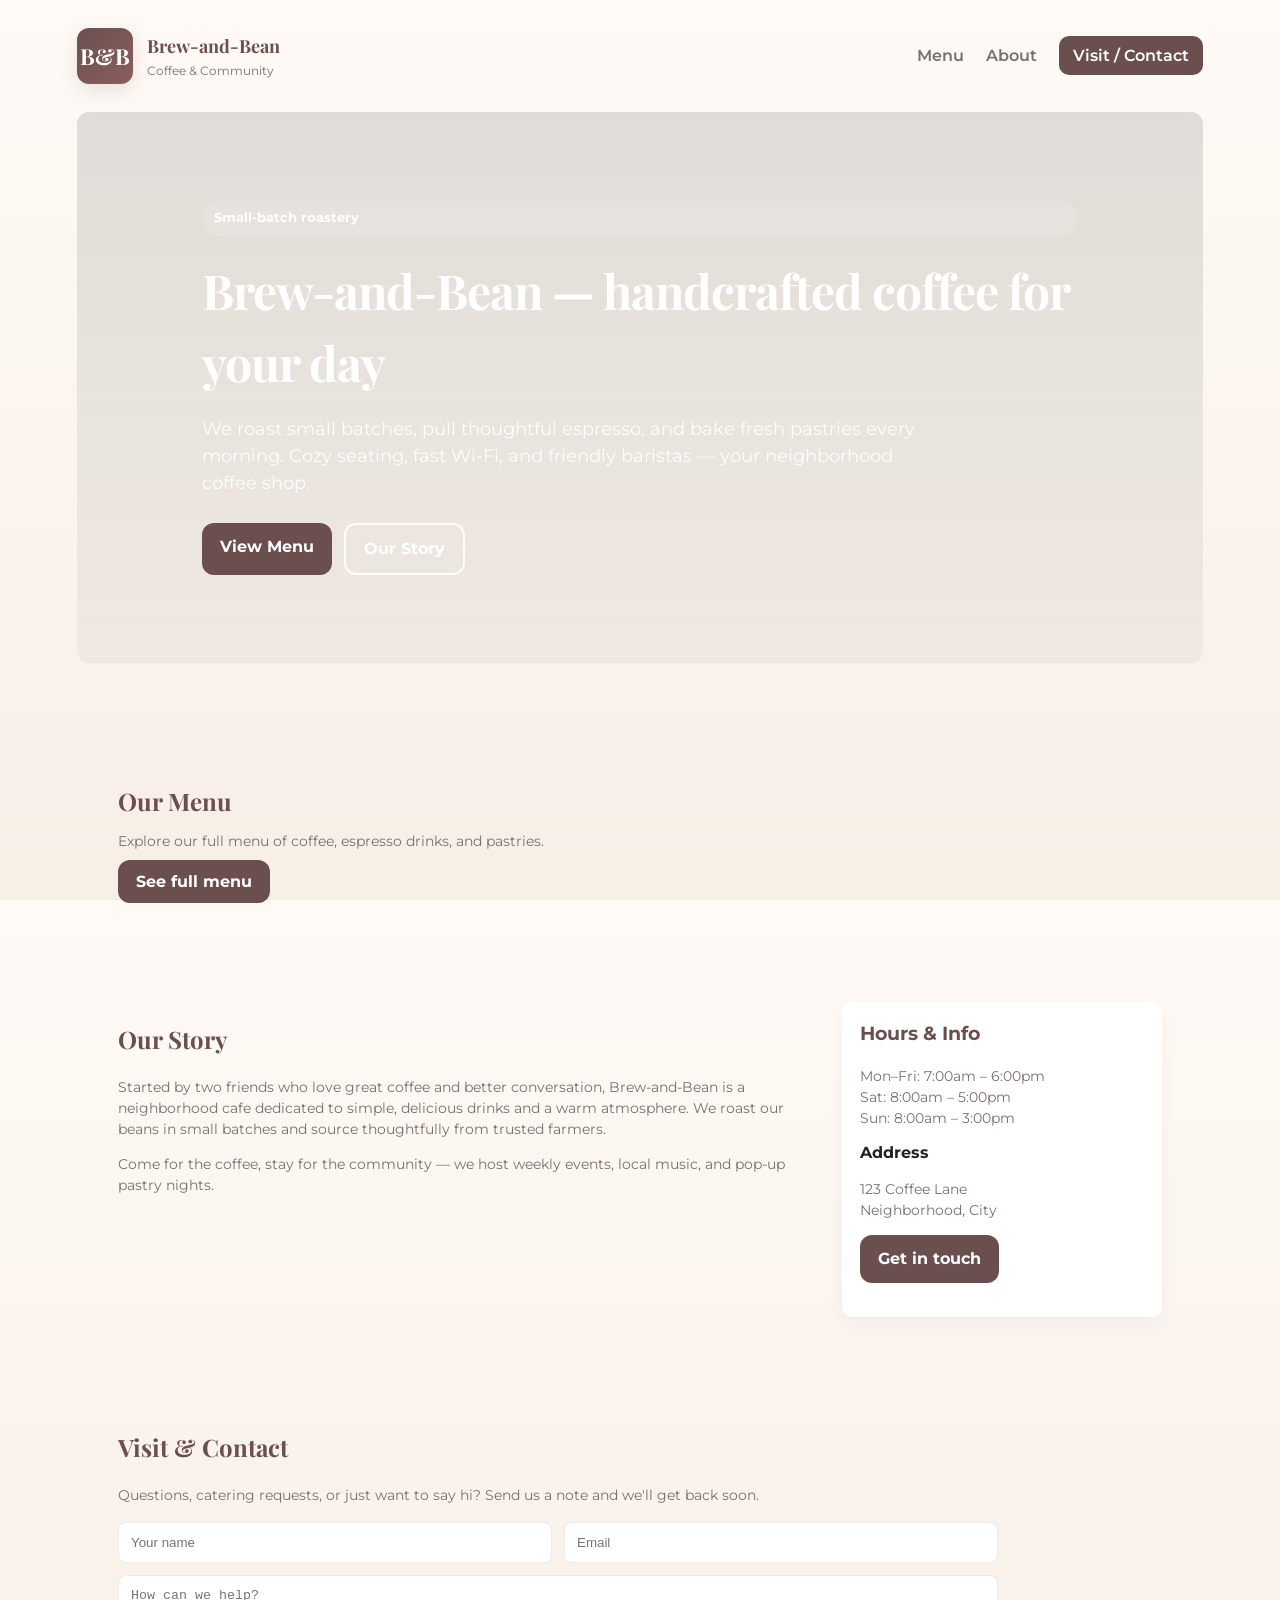
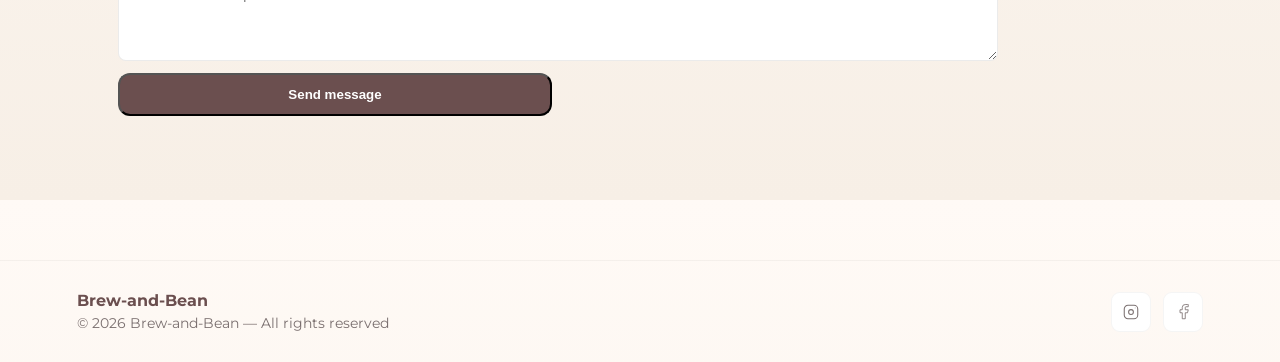
<file: index.html>
<!doctype html>
<html lang="en">
	<head>
		<meta charset="utf-8" />
		<meta name="viewport" content="width=device-width, initial-scale=1" />
		<title>Brew-and-Bean — Coffee & Community</title>
		<link href="https://fonts.googleapis.com/css2?family=Montserrat:wght@400;700&family=Playfair+Display:wght@600;700&display=swap" rel="stylesheet">
		<meta name="description" content="Brew-and-Bean — small-batch coffee, cozy space, friendly faces. Visit our cafe for expertly roasted coffee and fresh pastries." />
		<link rel="stylesheet" href="css/styles.css">
	</head>
	<body>
		<header>
			<a class="brand" href="#">
				<div class="logo">B&amp;B</div>
				<div>
					<div style="font-family:'Playfair Display',serif;font-size:18px;color:var(--accent);font-weight:700">Brew-and-Bean</div>
					<div style="font-size:12px;color:var(--muted);margin-top:2px">Coffee & Community</div>
				</div>
			</a>
					<nav>
						<a href="menu.html">Menu</a>
						<a href="#about">About</a>
						<a href="#contact" class="cta">Visit / Contact</a>
					</nav>
		</header>

		<section class="hero" aria-label="Hero — Brew-and-Bean">
			<div class="hero-inner">
				<span class="eyebrow">Small-batch roastery</span>
				<h1>Brew-and-Bean — handcrafted coffee for your day</h1>
				<p class="lead">We roast small batches, pull thoughtful espresso, and bake fresh pastries every morning. Cozy seating, fast Wi‑Fi, and friendly baristas — your neighborhood coffee shop.</p>
						<div class="hero-cta">
							<a class="btn" href="menu.html">View Menu</a>
							<a class="btn alt" href="#about">Our Story</a>
						</div>
			</div>
		</section>

		<main>
					<section class="section" aria-labelledby="menu-teaser">
						<h2 id="menu-teaser" style="margin:0 0 12px;font-family:'Playfair Display',serif;color:var(--accent)">Our Menu</h2>
						<p class="muted" style="margin:0 0 18px">Explore our full menu of coffee, espresso drinks, and pastries.</p>
						<p style="margin-top:8px"><a class="btn" href="menu.html">See full menu</a></p>
					</section>

			<section id="about" class="section" aria-labelledby="about-heading">
				<div class="about">
					<div>
						<h2 id="about-heading" style="font-family:'Playfair Display',serif;color:var(--accent)">Our Story</h2>
						<p class="muted">Started by two friends who love great coffee and better conversation, Brew-and-Bean is a neighborhood cafe dedicated to simple, delicious drinks and a warm atmosphere. We roast our beans in small batches and source thoughtfully from trusted farmers.</p>
						<p class="muted">Come for the coffee, stay for the community — we host weekly events, local music, and pop-up pastry nights.</p>
					</div>

					<aside class="hours">
						<h3 style="margin-top:0;color:var(--accent)">Hours & Info</h3>
						<p class="muted" style="margin:6px 0">Mon–Fri: 7:00am – 6:00pm<br>Sat: 8:00am – 5:00pm<br>Sun: 8:00am – 3:00pm</p>
						<p style="margin:12px 0 6px;font-weight:700">Address</p>
						<p class="muted">123 Coffee Lane<br>Neighborhood, City</p>
						<p style="margin-top:12px"><a href="#contact" class="btn" style="display:inline-block">Get in touch</a></p>
					</aside>
				</div>
			</section>

			<section id="contact" class="section" aria-labelledby="contact-heading">
				<h2 id="contact-heading" style="font-family:'Playfair Display',serif;color:var(--accent)">Visit & Contact</h2>
				<p class="muted">Questions, catering requests, or just want to say hi? Send us a note and we'll get back soon.</p>

				<form style="margin-top:16px;display:grid;grid-template-columns:1fr 1fr;gap:12px;max-width:880px" onsubmit="handleForm(event)">
					<input type="text" name="name" placeholder="Your name" required style="padding:12px;border-radius:8px;border:1px solid rgba(0,0,0,0.08)" />
					<input type="email" name="email" placeholder="Email" required style="padding:12px;border-radius:8px;border:1px solid rgba(0,0,0,0.08)" />
					<textarea name="message" placeholder="How can we help?" rows="4" style="grid-column:1/-1;padding:12px;border-radius:8px;border:1px solid rgba(0,0,0,0.08)"></textarea>
					<button class="btn" type="submit">Send message</button>
				</form>
			</section>
		</main>

		<footer>
			<div style="display:flex;flex-direction:column">
				<strong style="color:var(--accent)">Brew-and-Bean</strong>
				<small class="muted">© <span id="year"></span> Brew-and-Bean — All rights reserved</small>
			</div>

			<div style="display:flex;align-items:center;gap:16px">
				<div class="socials">
					<a href="#" aria-label="Instagram">
						<svg width="18" height="18" viewBox="0 0 24 24" fill="none" xmlns="http://www.w3.org/2000/svg"><rect x="3" y="3" width="18" height="18" rx="5" stroke="currentColor" stroke-width="1.4"/><circle cx="12" cy="12" r="3.2" stroke="currentColor" stroke-width="1.4"/><circle cx="17.5" cy="6.5" r="0.6" fill="currentColor"/></svg>
					</a>
					<a href="#" aria-label="Facebook">
						<svg width="18" height="18" viewBox="0 0 24 24" fill="none" xmlns="http://www.w3.org/2000/svg"><path d="M18 2h-3a4 4 0 0 0-4 4v3H8v4h3v8h4v-8h3l1-4h-4V6a1 1 0 0 1 1-1h3V2z" stroke="currentColor" stroke-width="1.1" fill="none"/></svg>
					</a>
				</div>
			</div>
		</footer>

		<script>
			// small enhancements
			document.getElementById('year').textContent = new Date().getFullYear();
			function handleForm(e){
				e.preventDefault();
				// minimal client-side feedback — form not hooked to a server
				alert('Thanks! We received your message and will be in touch.');
				e.target.reset();
			}
		</script>
	</body>
</html>
</file>
<file: css/styles.css>
:root{
	--bg:#f7efe6;
	--accent:#6b4f4f; /* coffee brown */
	--accent-2:#c08b60; /* caramel */
	--muted:#7a6f6f;
	--card:#ffffff;
}
*{box-sizing:border-box}
html,body{height:100%}
body{
	margin:0;
	font-family: 'Montserrat', system-ui, -apple-system, 'Segoe UI', Roboto, 'Helvetica Neue', Arial;
	background: linear-gradient(180deg, #fffaf6 0%, #f7efe6 100%);
	color: #222;
	-webkit-font-smoothing:antialiased;
	-moz-osx-font-smoothing:grayscale;
	line-height:1.5;
}
header{
	position:relative;
	padding:28px 6vw;
	display:flex;
	align-items:center;
	justify-content:space-between;
}
.brand{
	display:flex;
	align-items:center;
	gap:14px;
	text-decoration:none;
	color:var(--accent);
}
.logo{
	width:56px;height:56px;border-radius:12px;background:linear-gradient(135deg,var(--accent),#8b5e5e);display:flex;align-items:center;justify-content:center;color:white;font-weight:700;font-family:'Playfair Display',serif;font-size:22px;box-shadow:0 6px 18px rgba(107,79,79,0.15);
}
nav a{margin-left:18px;color:var(--muted);text-decoration:none;font-weight:600}
nav a.cta{background:var(--accent);color:white;padding:10px 14px;border-radius:10px}

.hero{
	display:grid;grid-template-columns:1fr;align-items:center;min-height:60vh;padding:40px 6vw;background-image:linear-gradient(rgba(14,11,10,0.12), rgba(14,11,10,0.04)), url('https://images.unsplash.com/photo-1511920170033-f8396924c348?auto=format&fit=crop&w=1500&q=80');
	background-size:cover;background-position:center;border-radius:12px;margin:0 6vw 32px;overflow:hidden;
}
.hero-inner{max-width:1100px;margin:auto;color:#fff;padding:48px;border-radius:10px;display:flex;flex-direction:column;gap:18px}
.eyebrow{display:inline-block;background:rgba(255,255,255,0.14);backdrop-filter:blur(4px);padding:8px 12px;border-radius:999px;font-weight:700;font-size:13px}
h1{font-family:'Playfair Display', serif;font-size:48px;margin:0;letter-spacing:-1px}
p.lead{font-size:18px;margin:0;opacity:0.95;max-width:60ch}
.hero-cta{display:flex;gap:12px;margin-top:8px}
.btn{background:var(--accent);color:white;padding:12px 18px;border-radius:12px;text-decoration:none;font-weight:700}
.btn.alt{background:transparent;color:white;border:2px solid rgba(255,255,255,0.9)}

main{padding:24px 6vw 80px}
.section{max-width:1100px;margin:36px auto;padding:28px;background:transparent}

/* Menu grid */
.menu-grid{display:grid;grid-template-columns:repeat(auto-fit,minmax(220px,1fr));gap:18px}
.card{background:var(--card);border-radius:12px;padding:16px;box-shadow:0 6px 18px rgba(41,35,33,0.06);display:flex;gap:12px;align-items:flex-start}
.card img{width:84px;height:84px;border-radius:10px;object-fit:cover}
.card h3{margin:0;font-size:18px;color:var(--accent)}
.price{margin-left:auto;color:var(--accent-2);font-weight:700}
.muted{color:var(--muted);font-size:14px}

.about{display:grid;grid-template-columns:1fr 320px;gap:20px;align-items:start}
.hours{background:linear-gradient(180deg,#fff,#fff);padding:18px;border-radius:10px;box-shadow:0 6px 18px rgba(41,35,33,0.04)}

footer{padding:28px 6vw;border-top:1px solid rgba(0,0,0,0.04);display:flex;justify-content:space-between;align-items:center;gap:16px}
.socials{display:flex;gap:12px}
.socials a{display:inline-flex;align-items:center;justify-content:center;width:40px;height:40px;border-radius:9px;background:#fff;border:1px solid rgba(0,0,0,0.04);text-decoration:none;color:var(--muted)}

/* responsive tweaks */
@media (max-width:800px){
	h1{font-size:36px}
	.about{grid-template-columns:1fr}
	header{padding:18px}
	.hero{min-height:56vh;margin:0 4vw 24px}
}
</file>
